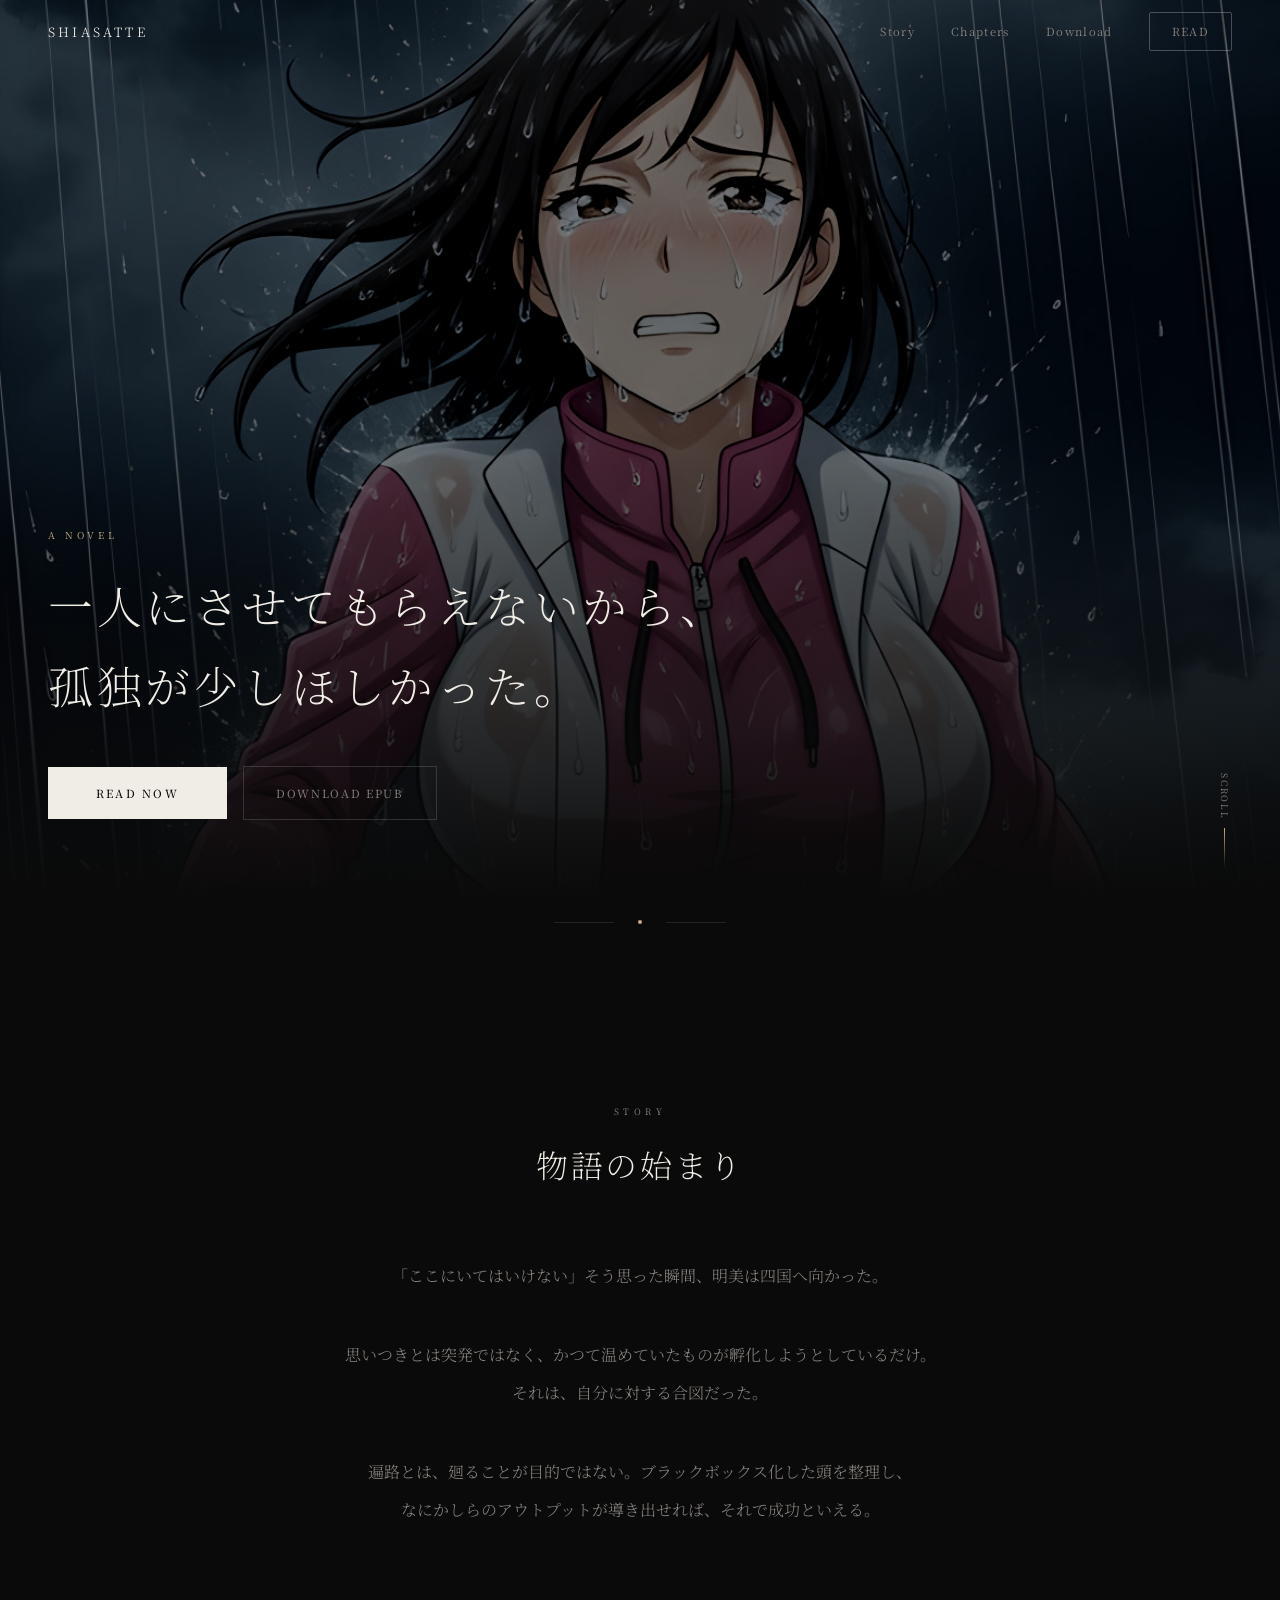
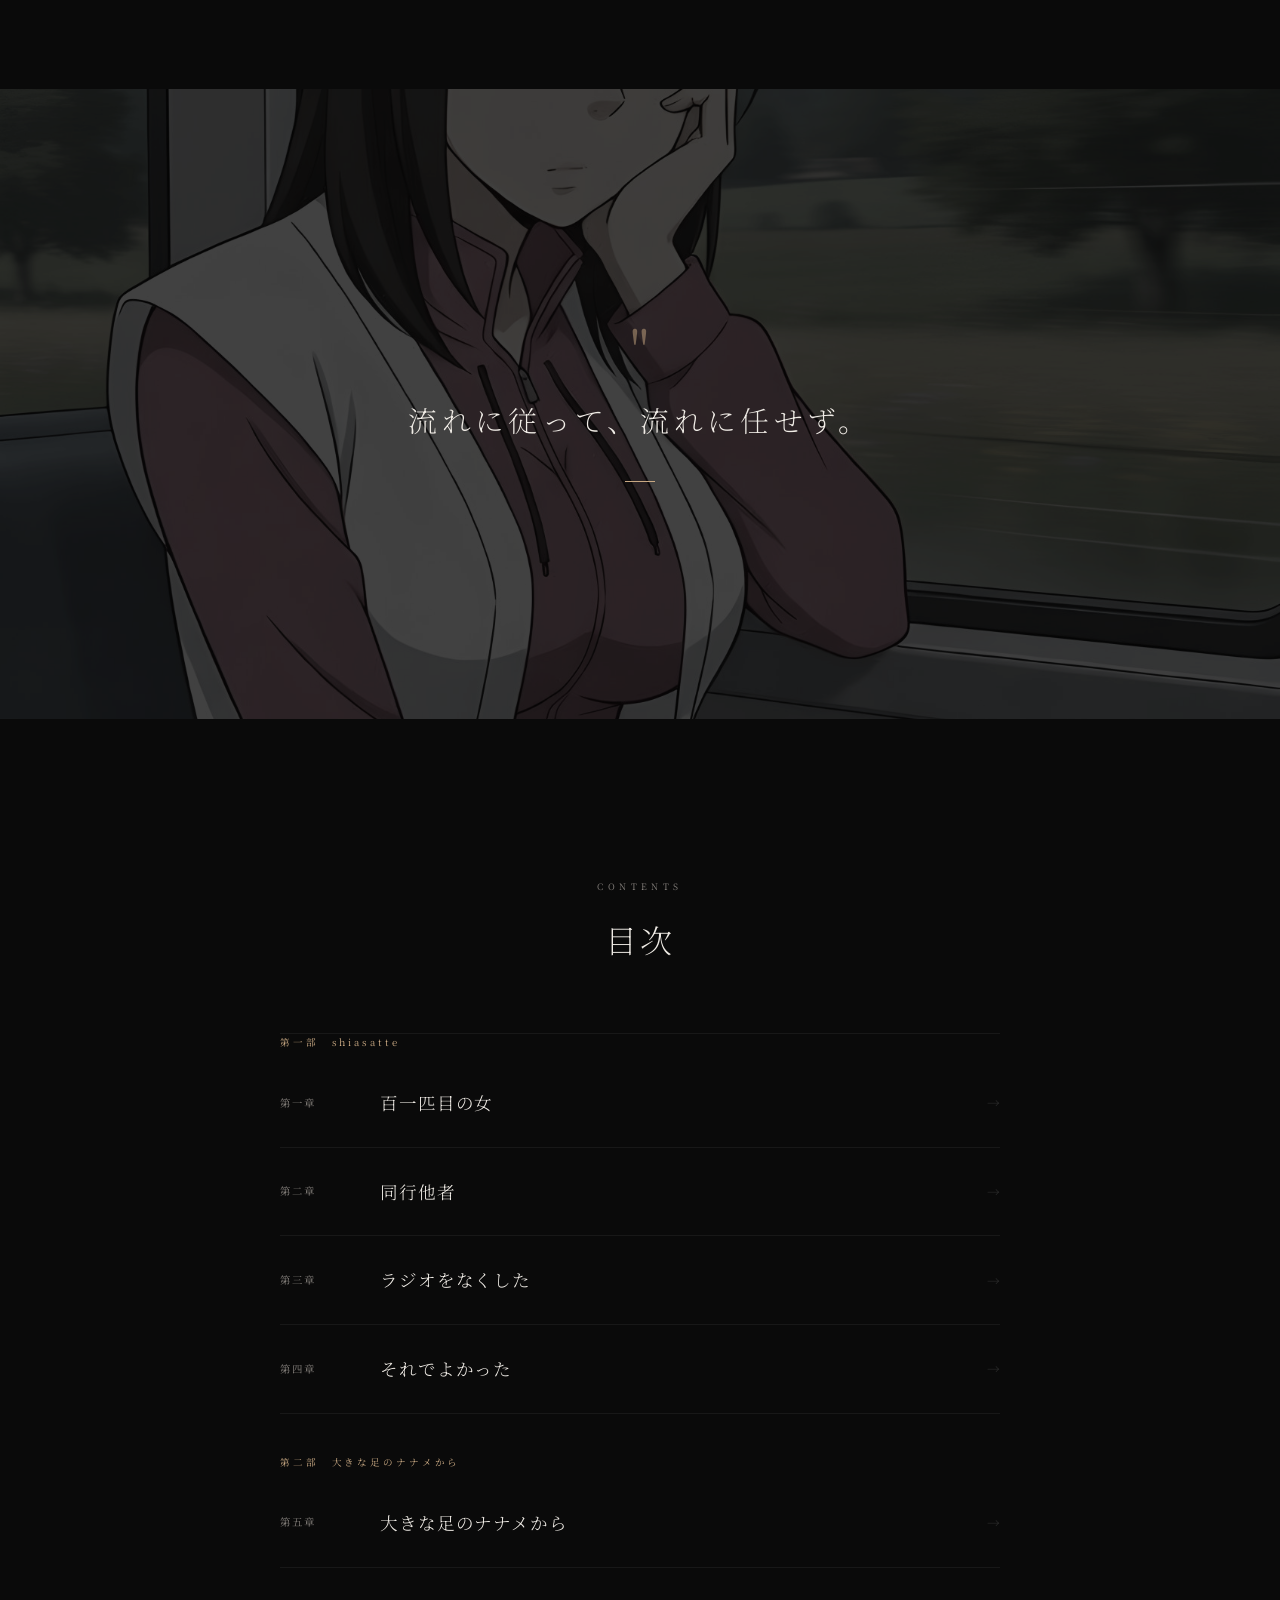
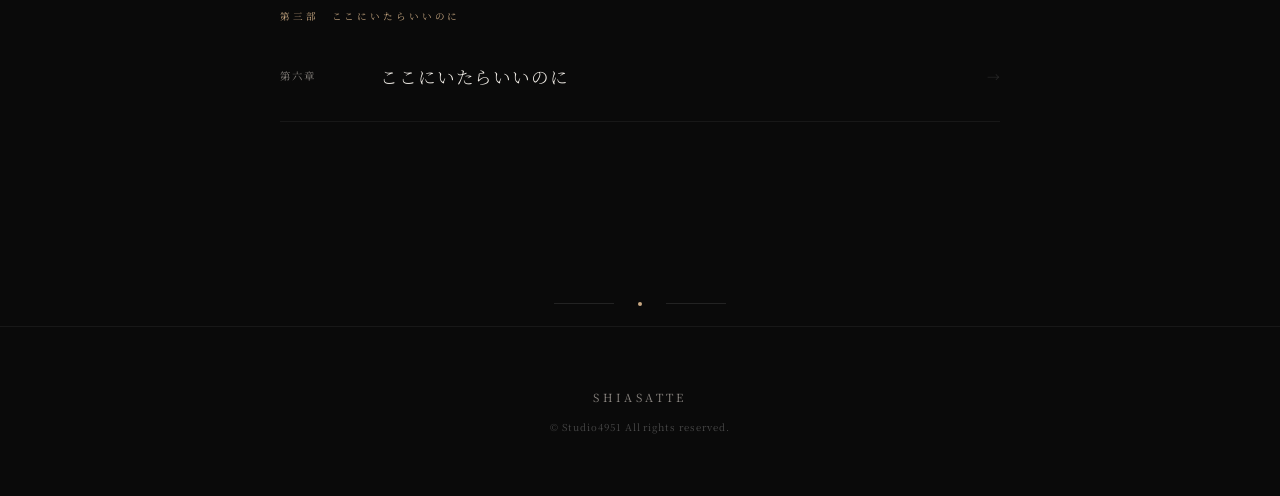
<file: index.html>
<!DOCTYPE html>
<html lang="ja">
<head>
    <meta charset="UTF-8">
    <meta name="viewport" content="width=device-width, initial-scale=1.0, maximum-scale=1.0, user-scalable=no">
    <title>shiasatte ― 完全版 ―</title>
    <meta name="description" content="歩く×考える カジュアルへんろニクス。四国遍路を舞台にした物語。">
    <link rel="preconnect" href="https://fonts.googleapis.com">
    <link href="https://fonts.googleapis.com/css2?family=Noto+Serif+JP:wght@200;300;400;500&display=swap" rel="stylesheet">
    <style>
    :root {
        --bg: #0a0a0a;
        --text: #f0ece6;
        --text-muted: #8a8580;
        --accent: #c8a882;
        --transition: all 0.6s cubic-bezier(0.16, 1, 0.3, 1);
    }

    * { margin: 0; padding: 0; box-sizing: border-box; }
    html { scroll-behavior: smooth; }

    body {
        background: var(--bg);
        color: var(--text);
        font-family: 'Noto Serif JP', 'Hiragino Mincho ProN', '游明朝', serif;
        font-size: 16px;
        line-height: 1.8;
        -webkit-font-smoothing: antialiased;
        overflow-x: hidden;
    }

    a { color: inherit; text-decoration: none; }

    /* ── Nav ── */
    .navbar {
        position: fixed;
        top: 0; left: 0; width: 100%;
        display: flex;
        justify-content: space-between;
        align-items: center;
        padding: 0 48px;
        height: 64px;
        z-index: 1000;
        transition: background 0.5s, border-color 0.5s;
        border-bottom: 1px solid transparent;
    }
    .navbar.scrolled {
        background: rgba(10, 10, 10, 0.92);
        backdrop-filter: blur(20px);
        -webkit-backdrop-filter: blur(20px);
        border-bottom-color: rgba(255,255,255,0.06);
    }
    .logo {
        font-size: 0.8rem;
        font-weight: 300;
        letter-spacing: 0.25em;
    }
    .menu {
        display: flex;
        gap: 36px;
        align-items: center;
    }
    .menu a {
        font-size: 0.7rem;
        letter-spacing: 0.12em;
        color: var(--text-muted);
        transition: color 0.3s;
    }
    .menu a:hover { color: var(--text); }
    .btn-outline {
        border: 1px solid rgba(255,255,255,0.25);
        padding: 8px 22px;
        border-radius: 2px;
        font-size: 0.65rem;
        letter-spacing: 0.15em;
        transition: var(--transition);
    }
    .btn-outline:hover {
        background: var(--text);
        color: var(--bg);
        border-color: var(--text);
    }

    /* Hamburger */
    .hamburger {
        display: none;
        background: none;
        border: none;
        cursor: pointer;
        padding: 8px;
        z-index: 1001;
    }
    .hamburger span {
        display: block;
        width: 22px;
        height: 1px;
        background: var(--text);
        margin: 5px 0;
        transition: all 0.3s;
    }
    .hamburger.active span:nth-child(1) { transform: rotate(45deg) translate(4px, 4px); }
    .hamburger.active span:nth-child(2) { opacity: 0; }
    .hamburger.active span:nth-child(3) { transform: rotate(-45deg) translate(4px, -4px); }

    /* ── Hero ── */
    .hero {
        position: relative;
        height: 100vh;
        min-height: 600px;
        display: flex;
        align-items: flex-end;
        justify-content: flex-start;
        overflow: hidden;
    }
    .hero-image {
        position: absolute;
        top: 0; left: 0;
        width: 100%; height: 100%;
        background-size: cover;
        background-position: center;
        z-index: 0;
        transform: scale(1.08);
        filter: brightness(0.5) contrast(1.15) saturate(0.8);
        transition: transform 8s ease-out;
    }
    .hero::after {
        content: '';
        position: absolute;
        bottom: 0; left: 0;
        width: 100%; height: 50%;
        background: linear-gradient(to top, var(--bg) 0%, transparent 100%);
        z-index: 1;
    }
    .hero-content {
        position: relative;
        z-index: 2;
        padding: 0 48px 80px;
        max-width: 100%;
    }
    .hero-label {
        font-size: 0.6rem;
        letter-spacing: 0.4em;
        color: var(--accent);
        margin-bottom: 20px;
        opacity: 0;
        transform: translateY(20px);
        animation: fadeUp 1s 0.5s forwards;
    }
    .hero-title {
        font-size: clamp(1.6rem, 3.5vw, 2.8rem);
        font-weight: 200;
        line-height: 1.8;
        letter-spacing: 0.08em;
        margin-bottom: 40px;
        opacity: 0;
        transform: translateY(30px);
        animation: fadeUp 1.2s 0.8s forwards;
    }
    .hero-actions {
        display: flex;
        gap: 16px;
        align-items: center;
        opacity: 0;
        transform: translateY(20px);
        animation: fadeUp 1s 1.2s forwards;
    }
    .btn-primary {
        display: inline-block;
        background: var(--text);
        color: var(--bg);
        padding: 16px 48px;
        font-family: inherit;
        font-size: 0.7rem;
        font-weight: 500;
        letter-spacing: 0.2em;
        border: none;
        cursor: pointer;
        transition: var(--transition);
    }
    .btn-primary:hover {
        background: var(--accent);
        transform: translateY(-2px);
    }
    .btn-ghost {
        display: inline-block;
        padding: 16px 32px;
        font-size: 0.7rem;
        letter-spacing: 0.15em;
        color: var(--text-muted);
        border: 1px solid rgba(255,255,255,0.15);
        transition: var(--transition);
    }
    .btn-ghost:hover {
        color: var(--text);
        border-color: rgba(255,255,255,0.4);
    }

    /* ── Scroll indicator ── */
    .scroll-hint {
        position: absolute;
        bottom: 32px;
        right: 48px;
        z-index: 2;
        display: flex;
        flex-direction: column;
        align-items: center;
        gap: 8px;
        opacity: 0;
        animation: fadeUp 1s 1.8s forwards;
    }
    .scroll-hint span {
        font-size: 0.55rem;
        letter-spacing: 0.2em;
        color: var(--text-muted);
        writing-mode: vertical-rl;
    }
    .scroll-line {
        width: 1px;
        height: 40px;
        background: linear-gradient(to bottom, var(--accent), transparent);
        animation: scrollPulse 2s ease-in-out infinite;
    }
    @keyframes scrollPulse {
        0%, 100% { opacity: 0.3; transform: scaleY(0.6); }
        50% { opacity: 1; transform: scaleY(1); }
    }

    /* ── Section shared ── */
    .section {
        padding: 160px 48px;
    }
    .section-label {
        font-size: 0.55rem;
        letter-spacing: 0.5em;
        color: var(--text-muted);
        text-align: center;
        margin-bottom: 16px;
        text-transform: uppercase;
    }
    .section-title {
        font-size: clamp(1.5rem, 2.5vw, 2rem);
        font-weight: 200;
        text-align: center;
        letter-spacing: 0.08em;
        margin-bottom: 64px;
    }

    /* ── About ── */
    .about-text {
        max-width: 680px;
        margin: 0 auto;
        font-size: 1rem;
        line-height: 2.4;
        font-weight: 300;
        text-align: center;
        color: var(--text-muted);
    }
    .about-text p { margin-bottom: 2.5em; }
    .about-text p:last-child { margin-bottom: 0; }

    /* ── Divider ── */
    .divider {
        display: flex;
        align-items: center;
        justify-content: center;
        gap: 24px;
        padding: 20px 48px;
    }
    .divider-line {
        width: 60px;
        height: 1px;
        background: rgba(255,255,255,0.1);
    }
    .divider-dot {
        width: 4px;
        height: 4px;
        border-radius: 50%;
        background: var(--accent);
    }

    /* ── Image Quote ── */
    .image-quote {
        position: relative;
        height: 70vh;
        min-height: 400px;
        display: flex;
        align-items: center;
        justify-content: center;
        overflow: hidden;
    }
    .image-quote-bg {
        position: absolute;
        top: 0; left: 0;
        width: 100%; height: 100%;
        background-size: cover;
        background-position: center;
        background-attachment: fixed;
        filter: grayscale(70%) brightness(0.35);
    }
    .image-quote::after {
        content: '';
        position: absolute;
        top: 0; left: 0;
        width: 100%; height: 100%;
        background: rgba(10,10,10,0.3);
    }
    .quote-content {
        position: relative;
        z-index: 1;
        text-align: center;
        padding: 0 48px;
    }
    .quote-mark {
        font-size: 3rem;
        color: var(--accent);
        opacity: 0.5;
        line-height: 1;
        margin-bottom: 16px;
    }
    .quote-text {
        font-size: clamp(1.2rem, 2.5vw, 1.8rem);
        font-weight: 200;
        letter-spacing: 0.15em;
        line-height: 2;
    }
    .quote-rule {
        width: 30px;
        height: 1px;
        background: var(--accent);
        margin: 32px auto 0;
    }

    /* ── Chapters ── */
    .chapters-list {
        max-width: 720px;
        margin: 0 auto;
        list-style: none;
    }
    .chapters-list li {
        border-bottom: 1px solid rgba(255,255,255,0.06);
    }
    .chapters-list li:first-child {
        border-top: 1px solid rgba(255,255,255,0.06);
    }
    .chapters-list a {
        display: flex;
        align-items: center;
        padding: 28px 0;
        transition: var(--transition);
        cursor: pointer;
    }
    .chapters-list a:hover {
        padding-left: 24px;
    }
    .chapters-list a:hover .ch-num {
        color: var(--accent);
    }
    .ch-num {
        font-size: 0.65rem;
        letter-spacing: 0.2em;
        color: var(--text-muted);
        min-width: 100px;
        transition: color 0.3s;
    }
    .ch-title {
        font-size: 1.1rem;
        font-weight: 300;
        letter-spacing: 0.05em;
        flex: 1;
    }
    .ch-arrow {
        font-size: 0.8rem;
        color: rgba(255,255,255,0.15);
        transition: var(--transition);
    }
    .chapters-list a:hover .ch-arrow {
        color: var(--accent);
        transform: translateX(4px);
    }
    .ch-part-header {
        font-size: 0.6rem;
        letter-spacing: 0.3em;
        color: var(--accent);
        padding: 40px 0 8px;
        border-bottom: none !important;
    }
    .ch-part-header:first-child { padding-top: 0; }

    /* ── Footer ── */
    .footer {
        padding: 60px 48px;
        text-align: center;
        border-top: 1px solid rgba(255,255,255,0.06);
    }
    .footer-logo {
        font-size: 0.7rem;
        letter-spacing: 0.3em;
        margin-bottom: 12px;
        color: var(--text-muted);
    }
    .footer p {
        font-size: 0.6rem;
        letter-spacing: 0.1em;
        color: rgba(255,255,255,0.25);
    }

    /* ── Animations ── */
    @keyframes fadeUp {
        to { opacity: 1; transform: translateY(0); }
    }
    .reveal {
        opacity: 0;
        transform: translateY(40px);
        transition: opacity 1s cubic-bezier(0.16, 1, 0.3, 1),
                    transform 1s cubic-bezier(0.16, 1, 0.3, 1);
    }
    .reveal.visible {
        opacity: 1;
        transform: translateY(0);
    }
    .reveal-stagger > * {
        opacity: 0;
        transform: translateY(20px);
        transition: opacity 0.6s ease, transform 0.6s ease;
    }
    .reveal-stagger.visible > * {
        opacity: 1;
        transform: translateY(0);
    }
    .reveal-stagger.visible > *:nth-child(1) { transition-delay: 0s; }
    .reveal-stagger.visible > *:nth-child(2) { transition-delay: 0.08s; }
    .reveal-stagger.visible > *:nth-child(3) { transition-delay: 0.16s; }
    .reveal-stagger.visible > *:nth-child(4) { transition-delay: 0.08s; }
    .reveal-stagger.visible > *:nth-child(5) { transition-delay: 0.16s; }
    .reveal-stagger.visible > *:nth-child(6) { transition-delay: 0.24s; }
    .reveal-stagger.visible > *:nth-child(7) { transition-delay: 0.32s; }
    .reveal-stagger.visible > *:nth-child(8) { transition-delay: 0.4s; }
    .reveal-stagger.visible > *:nth-child(9) { transition-delay: 0.48s; }
    .reveal-stagger.visible > *:nth-child(10) { transition-delay: 0.56s; }

    /* ── Responsive ── */
    @media (max-width: 768px) {
        .hamburger { display: block; }
        .menu {
            display: none;
            position: fixed;
            top: 0; left: 0;
            width: 100%; height: 100%;
            background: rgba(10, 10, 10, 0.97);
            flex-direction: column;
            align-items: center;
            justify-content: center;
            gap: 28px;
            z-index: 1000;
        }
        .menu.open { display: flex; }
        .menu a { font-size: 1rem; color: var(--text); }

        .navbar { padding: 0 24px; }
        .hero-content { padding: 0 24px 60px; }
        .hero-title { line-height: 2; }
        .hero-actions { flex-direction: column; align-items: flex-start; gap: 12px; }
        .scroll-hint { display: none; }

        .section { padding: 100px 24px; }
        .about-text { font-size: 0.95rem; text-align: left; }

        .image-quote { height: 50vh; }
        .image-quote-bg { background-attachment: scroll; }

        .ch-num { min-width: 72px; }
        .ch-title { font-size: 1rem; }

        .divider { padding: 20px 24px; }
        .footer { padding: 48px 24px; }
    }

    /* ── Reader modal ── */
    #reader-modal {
        position: fixed;
        top: 0; left: 0;
        width: 100%; height: 100%;
        z-index: 9999;
        background: #000;
        display: none;
        flex-direction: column;
    }
    #reader-modal.open { display: flex; }

    #reader-topbar {
        height: 48px;
        background: rgba(0,0,0,0.95);
        display: flex;
        align-items: center;
        justify-content: space-between;
        padding: 0 16px;
        flex-shrink: 0;
    }
    #reader-topbar .reader-title {
        color: #999;
        font-size: 0.8rem;
        letter-spacing: 0.05em;
    }
    .reader-btn {
        background: none;
        border: none;
        color: #aaa;
        font-size: 14px;
        cursor: pointer;
        padding: 8px 12px;
        border-radius: 6px;
        transition: all 0.2s;
    }
    .reader-btn:hover { color: #fff; background: rgba(255,255,255,0.1); }

    #reader-frame { flex: 1; border: none; width: 100%; }

    #reader-navbar {
        height: 48px;
        background: rgba(0,0,0,0.95);
        display: flex;
        align-items: center;
        justify-content: space-between;
        padding: 0 8px;
        flex-shrink: 0;
        border-top: 1px solid rgba(255,255,255,0.08);
    }
    #reader-navbar .nav-btn {
        background: none; border: none;
        color: #888; font-size: 18px; cursor: pointer;
        width: 48px; height: 48px;
        display: flex; align-items: center; justify-content: center;
        border-radius: 8px; transition: all 0.15s;
    }
    #reader-navbar .nav-btn:hover { color: #fff; background: rgba(255,255,255,0.08); }
    #reader-navbar .nav-center { display: flex; align-items: center; gap: 4px; }
    #reader-page-info {
        font-size: 0.75rem; color: #666;
        min-width: 80px; text-align: center; user-select: none;
    }

    #reader-toc {
        position: fixed;
        top: 0; left: -320px;
        z-index: 10010;
        width: 300px; height: 100%;
        background: rgba(30,30,30,0.98);
        backdrop-filter: blur(12px);
        box-shadow: 2px 0 16px rgba(0,0,0,0.4);
        transition: left 0.3s ease;
        padding: 24px 0;
        overflow-y: auto;
    }
    #reader-toc.open { left: 0; }
    #reader-toc h3 {
        font-size: 0.8rem; font-weight: 600; color: #666;
        letter-spacing: 0.1em; padding: 0 24px 12px;
        border-bottom: 1px solid rgba(255,255,255,0.08); margin-bottom: 8px;
    }
    #reader-toc ul { list-style: none; padding: 0; margin: 0; }
    #reader-toc li a {
        display: block; padding: 10px 24px; color: #ccc;
        text-decoration: none; font-size: 0.9rem;
        transition: background 0.15s; border-left: 3px solid transparent;
    }
    #reader-toc li a:hover { background: rgba(255,255,255,0.05); }
    #reader-toc li a.active { border-left-color: #fff; color: #fff; font-weight: 600; }
    #reader-toc li.part a { font-weight: 700; font-size: 0.8rem; color: #777; padding-top: 18px; }
    #reader-overlay {
        position: fixed; top: 0; left: 0; width: 100%; height: 100%;
        background: rgba(0,0,0,0.5); z-index: 10005;
        opacity: 0; pointer-events: none; transition: opacity 0.3s;
    }
    #reader-overlay.show { opacity: 1; pointer-events: auto; }
    </style>
</head>
<body>

<nav class="navbar" id="navbar">
    <div class="logo">SHIASATTE</div>
    <button class="hamburger" id="hamburger" aria-label="menu">
        <span></span><span></span><span></span>
    </button>
    <div class="menu" id="nav-menu">
        <a href="#about">Story</a>
        <a href="#chapters">Chapters</a>
        <a href="bibi-bookshelf/shiasatte.epub" download>Download</a>
        <a href="javascript:void(0)" class="btn-outline" onclick="openReader()">READ</a>
    </div>
</nav>

<header class="hero">
    <div class="hero-image" style="background-image: url('assets/top.jpg');"></div>
    <div class="hero-content">
        <div class="hero-label">A NOVEL</div>
        <h1 class="hero-title">一人にさせてもらえないから、<br>孤独が少しほしかった。</h1>
        <div class="hero-actions">
            <a href="javascript:void(0)" class="btn-primary" onclick="openReader(3)">READ NOW</a>
            <a href="bibi-bookshelf/shiasatte.epub" download class="btn-ghost">DOWNLOAD EPUB</a>
        </div>
    </div>
    <div class="scroll-hint">
        <span>SCROLL</span>
        <div class="scroll-line"></div>
    </div>
</header>

<div class="divider">
    <div class="divider-line"></div>
    <div class="divider-dot"></div>
    <div class="divider-line"></div>
</div>

<section id="about" class="section reveal">
    <div class="section-label">STORY</div>
    <div class="section-title">物語の始まり</div>
    <div class="about-text">
        <p>「ここにいてはいけない」そう思った瞬間、明美は四国へ向かった。</p>
        <p>思いつきとは突発ではなく、かつて温めていたものが孵化しようとしているだけ。<br>それは、自分に対する合図だった。</p>
        <p>遍路とは、廻ることが目的ではない。ブラックボックス化した頭を整理し、<br>なにかしらのアウトプットが導き出せれば、それで成功といえる。</p>
    </div>
</section>

<div class="image-quote reveal">
    <div class="image-quote-bg" style="background-image: url('assets/hero.jpg');"></div>
    <div class="quote-content">
        <div class="quote-mark">"</div>
        <div class="quote-text">流れに従って、流れに任せず。</div>
        <div class="quote-rule"></div>
    </div>
</div>

<section id="chapters" class="section">
    <div class="section-label reveal">CONTENTS</div>
    <div class="section-title reveal">目次</div>
    <ul class="chapters-list reveal-stagger reveal">
        <li class="ch-part-header">第一部　shiasatte</li>
        <li><a href="javascript:void(0)" onclick="openReader(3)">
            <span class="ch-num">第一章</span>
            <span class="ch-title">百一匹目の女</span>
            <span class="ch-arrow">→</span>
        </a></li>
        <li><a href="javascript:void(0)" onclick="openReader(6)">
            <span class="ch-num">第二章</span>
            <span class="ch-title">同行他者</span>
            <span class="ch-arrow">→</span>
        </a></li>
        <li><a href="javascript:void(0)" onclick="openReader(7)">
            <span class="ch-num">第三章</span>
            <span class="ch-title">ラジオをなくした</span>
            <span class="ch-arrow">→</span>
        </a></li>
        <li><a href="javascript:void(0)" onclick="openReader(8)">
            <span class="ch-num">第四章</span>
            <span class="ch-title">それでよかった</span>
            <span class="ch-arrow">→</span>
        </a></li>
        <li class="ch-part-header">第二部　大きな足のナナメから</li>
        <li><a href="javascript:void(0)" onclick="openReader(10)">
            <span class="ch-num">第五章</span>
            <span class="ch-title">大きな足のナナメから</span>
            <span class="ch-arrow">→</span>
        </a></li>
        <li class="ch-part-header">第三部　ここにいたらいいのに</li>
        <li><a href="javascript:void(0)" onclick="openReader(12)">
            <span class="ch-num">第六章</span>
            <span class="ch-title">ここにいたらいいのに</span>
            <span class="ch-arrow">→</span>
        </a></li>
    </ul>
</section>

<div class="divider">
    <div class="divider-line"></div>
    <div class="divider-dot"></div>
    <div class="divider-line"></div>
</div>

<footer class="footer">
    <div class="footer-logo">SHIASATTE</div>
    <p>&copy; Studio4951 All rights reserved.</p>
</footer>

<!-- Reader Modal -->
<div id="reader-modal">
    <div id="reader-topbar">
        <span class="reader-title">SHIASATTE ― 完全版 ―</span>
        <button class="reader-btn" onclick="closeReader()">&#10005; 閉じる</button>
    </div>
    <iframe id="reader-frame" src="about:blank" allowfullscreen></iframe>
    <div id="reader-navbar">
        <button class="nav-btn" id="rbtn-toc" title="目次">&#9776;</button>
        <div class="nav-center">
            <button class="nav-btn" id="rbtn-prev" title="前のページ">&#9664;</button>
            <span id="reader-page-info"></span>
            <button class="nav-btn" id="rbtn-next" title="次のページ">&#9654;</button>
        </div>
        <button class="nav-btn" id="rbtn-zoom-reset" title="表示リセット" style="font-size:12px;">1:1</button>
    </div>
</div>

<div id="reader-overlay"></div>
<nav id="reader-toc">
    <h3>目次</h3>
    <ul>
        <li class="part"><a href="#" data-item="2">第一部　shiasatte</a></li>
        <li><a href="#" data-item="3">第一章　百一匹目の女</a></li>
        <li><a href="#" data-item="6">第二章　同行他者</a></li>
        <li><a href="#" data-item="7">第三章　ラジオをなくした</a></li>
        <li><a href="#" data-item="8">第四章　それでよかった</a></li>
        <li class="part"><a href="#" data-item="9">第二部　大きな足のナナメから</a></li>
        <li class="part"><a href="#" data-item="11">第三部　ここにいたらいいのに</a></li>
    </ul>
</nav>

<script>
// Scroll: nav background
const navbar = document.getElementById('navbar');
window.addEventListener('scroll', () => {
    navbar.classList.toggle('scrolled', window.scrollY > 60);
});

// Hero parallax
const heroImg = document.querySelector('.hero-image');
window.addEventListener('scroll', () => {
    if (heroImg && window.scrollY < window.innerHeight) {
        heroImg.style.transform = `scale(1.08) translateY(${window.scrollY * 0.25}px)`;
    }
});

// Hamburger
const hamburger = document.getElementById('hamburger');
const navMenu = document.getElementById('nav-menu');
hamburger.addEventListener('click', () => {
    hamburger.classList.toggle('active');
    navMenu.classList.toggle('open');
});
navMenu.querySelectorAll('a').forEach(a => {
    a.addEventListener('click', () => {
        hamburger.classList.remove('active');
        navMenu.classList.remove('open');
    });
});

// Scroll reveal
const observer = new IntersectionObserver((entries) => {
    entries.forEach(e => {
        if (e.isIntersecting) {
            e.target.classList.add('visible');
            observer.unobserve(e.target);
        }
    });
}, { threshold: 0.12 });
document.querySelectorAll('.reveal').forEach(el => observer.observe(el));

// ── Reader ──
const readerModal = document.getElementById('reader-modal');
const readerFrame = document.getElementById('reader-frame');
const readerPageInfo = document.getElementById('reader-page-info');
const readerToc = document.getElementById('reader-toc');
const readerOverlay = document.getElementById('reader-overlay');
let pendingJump = null;
let bibiLoaded = false;

function getBibi() {
    try {
        const w = readerFrame.contentWindow;
        return (w && w.R && w.I && w.I.Flipper) ? w : null;
    } catch(e) { return null; }
}

function openReader(itemIndex) {
    readerModal.classList.add('open');
    document.body.style.overflow = 'hidden';
    if (readerFrame.src === 'about:blank' || !readerFrame.src.includes('bibi')) {
        bibiLoaded = false;
        pendingJump = itemIndex || null;
        readerFrame.src = 'bibi/?book=shiasatte.epub&t=' + Date.now();
        waitForBibi();
    } else if (!bibiLoaded) {
        pendingJump = itemIndex || null;
    } else if (itemIndex) {
        jumpToItem(itemIndex);
    }
}

function waitForBibi() {
    const check = setInterval(() => {
        const w = getBibi();
        if (w) {
            clearInterval(check);
            bibiLoaded = true;
            try {
                const style = w.document.createElement('style');
                style.textContent = `
                    #bibi-main { transition: transform 0.4s cubic-bezier(0.22,1,0.36,1) !important; }
                    #bibi-main-book { transition: transform 0.4s cubic-bezier(0.22,1,0.36,1), opacity 0.2s ease !important; }
                `;
                w.document.head.appendChild(style);
                w.document.addEventListener('touchmove', e => { if (e.touches.length > 1) e.preventDefault(); }, { passive: false });
                let lastTap = 0;
                w.document.addEventListener('touchend', e => { if (Date.now() - lastTap < 300) e.preventDefault(); lastTap = Date.now(); }, { passive: false });
            } catch(e) {}
            if (pendingJump) {
                setTimeout(() => jumpToItem(pendingJump), 300);
                pendingJump = null;
            }
        }
    }, 300);
}

function jumpToItem(idx) {
    const w = getBibi();
    if (!w || !w.R.Items[idx]) return;
    const tp = w.R.Items[idx].Pages[0];
    const ti = w.R.Pages.indexOf(tp);
    const cp = w.R.Current.Pages || w.R.IntersectingPages;
    const ci = cp && cp.length ? w.R.Pages.indexOf(cp[0]) : 0;
    if (ti - ci !== 0) w.I.Flipper.flip(ti - ci);
    setTimeout(updatePageInfo, 500);
}

function closeReader() {
    readerModal.classList.remove('open');
    document.body.style.overflow = '';
    closeReaderToc();
}

function updatePageInfo() {
    const w = getBibi();
    if (!w) return;
    const cur = w.R.Current.Pages;
    if (cur && cur.length) {
        const f = w.R.Pages.indexOf(cur[0]) + 1;
        const l = w.R.Pages.indexOf(cur[cur.length - 1]) + 1;
        readerPageInfo.textContent = (f === l ? f : f + '-' + l) + ' / ' + w.R.Pages.length;
    }
}

function openReaderToc() { readerToc.classList.add('open'); readerOverlay.classList.add('show'); }
function closeReaderToc() { readerToc.classList.remove('open'); readerOverlay.classList.remove('show'); }

document.getElementById('rbtn-toc').addEventListener('click', () => {
    readerToc.classList.contains('open') ? closeReaderToc() : openReaderToc();
});
readerOverlay.addEventListener('click', closeReaderToc);

document.getElementById('rbtn-prev').addEventListener('click', () => {
    const w = getBibi(); if (w) { w.I.Flipper.flip(1); setTimeout(updatePageInfo, 400); }
});
document.getElementById('rbtn-next').addEventListener('click', () => {
    const w = getBibi(); if (w) { w.I.Flipper.flip(-1); setTimeout(updatePageInfo, 400); }
});

document.querySelectorAll('#reader-toc a[data-item]').forEach(link => {
    link.addEventListener('click', e => {
        e.preventDefault();
        document.querySelectorAll('#reader-toc a').forEach(a => a.classList.remove('active'));
        link.classList.add('active');
        jumpToItem(parseInt(link.dataset.item));
        closeReaderToc();
    });
});

document.getElementById('rbtn-zoom-reset').addEventListener('click', () => {
    const w = getBibi();
    if (w) { try { w.I.Loupe.resetZoom(); } catch(e) {} }
});

document.addEventListener('keydown', e => {
    if (e.key === 'Escape' && readerModal.classList.contains('open')) closeReader();
});

setInterval(updatePageInfo, 1000);

document.addEventListener('touchmove', e => {
    if (e.touches.length > 1) e.preventDefault();
}, { passive: false });
</script>
</body>
</html>
</file>
